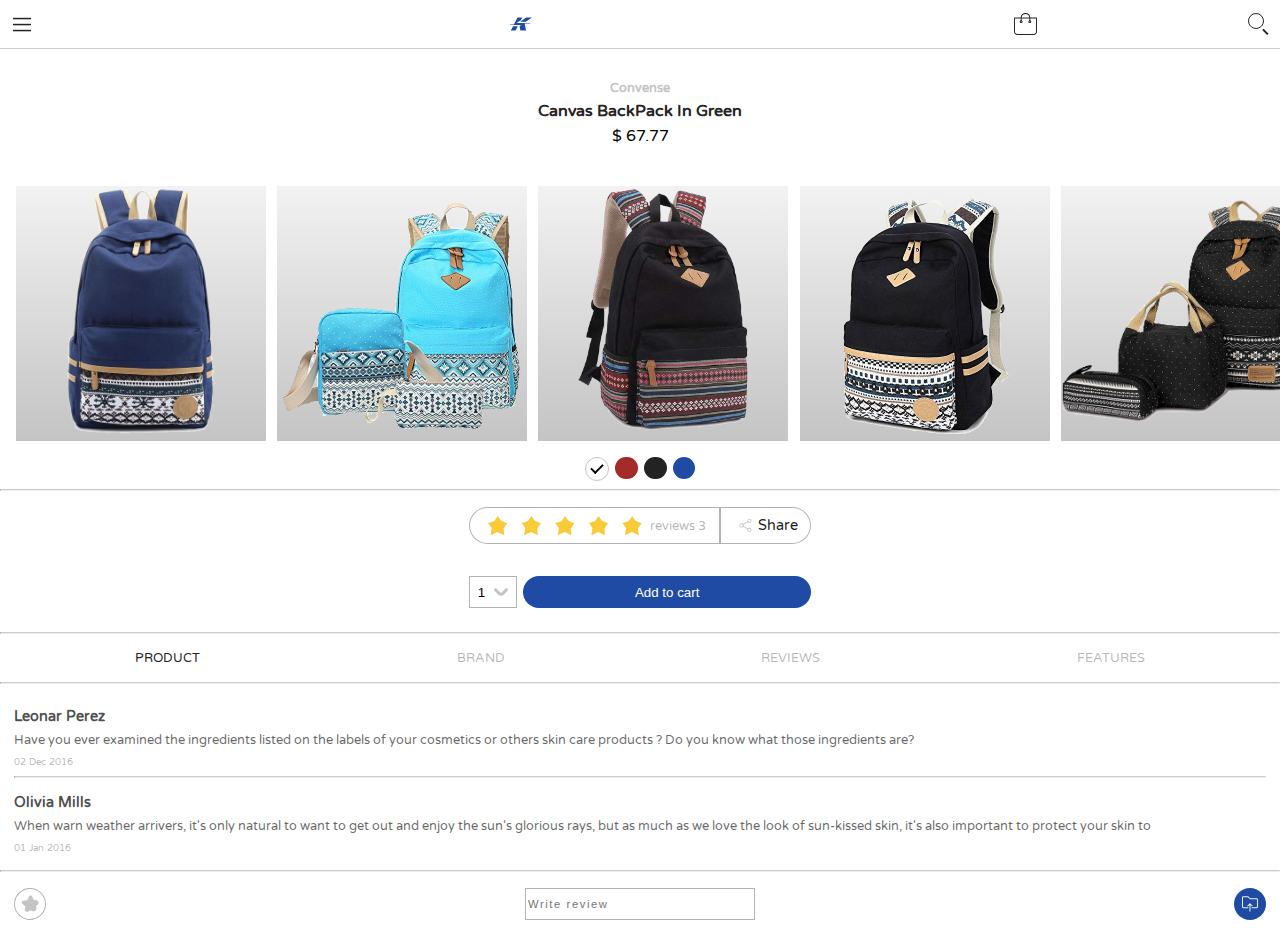
<file: product.html>
<!DOCTYPE html>
<html lang="en">
<head>
    <meta charset="UTF-8">
    <meta name="viewport" content="width=device-width, initial-scale=1.0">
    <meta http-equiv="X-UA-Compatible" content="ie=edge">
    <title>Store UI Ecommerce</title>
    <link rel="stylesheet" href="resource/styles/style.css">
    <link rel="stylesheet" href="resource/styles/product.css">
</head>
<body>
    <div class="container__feactured">           
        <div class="section__menu">            
            <div class="content--menu">
                <input  class="input--check none" type="checkbox" name="" id="menu--check">                                            
                <!-- Start Menu Icon -->                
                <label class="menu--mobil" for="menu--check"></label>                    
                <div class="menu--logo">
                    <img src="resource/icons/logo-marca-blue.svg" alt="" class="img icon--logo">
                </div>               
                <!-- End Menu Icon -->                                        
                <div class="menu--icons">                       
                    <img class="img icon--menu" src="resource/icons/buy-icon-black.svg" alt="">
                    <input type="checkbox" name="" class="search--check none" id="search-check">
                    <label for="search-check" class="icon--search"></label>
                    <input type="text" id="input-search"  class="input-search none">
                </div>
            </div>                        
            <div class="nav none" id="nav">
                <ul class="ul--nav">
                    <li class="li li-nav"><a class="a-nav" href="#">Inicion</a> </li>
                    <li class="li li-nav"><a class="a-nav" href="#">Tienda</a></li>
                    <li class="li li-nav"><a class="a-nav" href="#">Encuentranos</a></li>
                </ul>
            </div>                   
        </div>    
        <div class="section header-product">
            <div class="content-header-product">
                <h1 class="h1 h1-header-product">
                    Convense
                </h1>
                <h2 class="h2 h2-header-product">
                    Canvas BackPack In Green 
                </h2>
                <span class="span span-header-product">
                    67.77
                </span>
            </div>
        </div>
        <div class="section body-product">
            <div class="card-product">
                <div class="product-item">
                    <img src="resource/img/store/pack-product/product-model-01.png" alt="" class="img img-product-model">
                </div>
                <div class="product-item">
                    <img src="resource/img/store/pack-product/product-model-02.png" alt="" class="img img-product-model">
                </div>
                <div class="product-item">
                    <img src="resource/img/store/pack-product/product-model-03.png" alt="" class="img img-product-model">
                </div>
                <div class="product-item">
                    <img src="resource/img/store/pack-product/product-model-04.png" alt="" class="img img-product-model">
                </div>  
                <div class="product-item">
                    <img src="resource/img/store/pack-product/product-model-05.png" alt="" class="img img-product-model">
                </div>  
                <div class="product-item">
                    <img src="resource/img/store/pack-product/product-model-06.png" alt="" class="img img-product-model">
                </div>                  
            </div>
            <div class="section footer-product">
                <input checked type="radio" name="radio-color" id="color-one" class="radio">
                <label style="background-color: white;" color="white" for="color-one" class="radio-label"></label color="">
                
                <input type="radio" name="radio-color" id="color-two" class="radio">
                <label style="background-color: brown;" color="red" for="color-two" class="radio-label"></label style="background-color: red;">
                
                <input type="radio" name="radio-color" id="color-three" class="radio">
                <label style="background-color: #232323;" color="brown" for="color-three" class="radio-label"></label>
                
                <input type="radio" name="radio-color" id="color-four" class="radio">
                <label style="background-color: #1F4BA4;" color="blue" for="color-four" class="radio-label"></label>
            </div>
            <hr class="hr">
            <div class="section general-cart-product">
                <div class="general-stars">
                    <div class="content-stars">
                        <span class="span span-stars">
                            3 reviews
                        </span>                        
                        <input checked type="radio" class="radio radio-start" name="star-radio" id="star-5">
                        <label for="star-5" class="label label-star"></label>
                        
                        <input type="radio" class="radio radio-start" name="star-radio" id="star-4">
                        <label for="star-4" class="label label-star"></label>                        
                        
                        <input type="radio" class="radio radio-start" name="star-radio" id="star-3">
                        <label for="star-3" class="label label-star"></label>
                        
                        <input type="radio" class="radio radio-start" name="star-radio" id="star-2">
                        <label for="star-2" class="label label-star"></label>
                        
                        <input type="radio" class="radio radio-start" name="star-radio" id="star-1">   
                        <label for="star-1" class="label label-star"></label>                        
                     
                    </div>
                    <div class="hl">                        
                    </div>           
                    <div class="content-shared">
                        <!-- <span for="" class="span span-shared">Share</span> -->
                         <a class="link__shared" href=""><span for="" class="span span-shared">Share</span></a>
                    </div>                                    
                </div>                                                
                <div class="general-add-cart">                
                        <form class="form-addcart" action="">
                            <div class="add-cant">
                                <select class="select-addcart" name="" id="">
                                    <option value="1">1</option>
                                    <option value="2">2</option>
                                    <option value="3">3</option>
                                    <option value="4">4</option>
                                    <option value="5">5</option>
                                </select>
                                <input type="submit" value="Add to cart" class="button button-addcart">
                            </div>
                            
                        </form>
                </div>
                <hr class="hr">
                <div class="general-cart-nav">
                    <div class="content-cart-nav">
                        <input checked type="radio" name="cart-nav" class="radio radio-cart-nav" id="product">
                        <label class="label label-cart" for="product">PRODUCT</label class="label label-cart">

                        <input type="radio" name="cart-nav" class="radio radio-cart-nav" id="brand">
                        <label class="label label-cart" for="brand">BRAND</label>

                        <input type="radio" name="cart-nav" class="radio radio-cart-nav" id="reviews">
                        <label class="label label-cart" for="reviews">REVIEWS</label>

                        <input type="radio" name="cart-nav" class="radio radio-cart-nav" id="features">
                        <label class="label label-cart" for="features">FEATURES</label>
                    </div>
                </div>
                <hr class="hr">
                <div class="general-comments">
                    <div class="content-general-comments">
                        <div class="comments-header">
                            <h1 class="h1-comment-header">
                                Leonar Perez
                            </h1>
                            <span value="2" class="stars-comment-header">
                            </span>
                        </div>
                        <div class="comments-body">
                            <span class="span span-comments-body">
                                Have you ever examined the ingredients listed on the labels of your cosmetics or others
                                skin care products ? Do you know what those ingredients are?
                            </span>
                            <p class="p p-date-comments-body">
                                02 Dec 2016
                            </p>
                        </div>
                        <hr class="hr">
                        <div class="comments-header">
                            <h1 class="h1-comment-header">
                                Olivia Mills
                            </h1>
                            <span value="5" class="stars-comment-header">
                            </span>
                        </div>
                        <div class="comments-body">
                            <span class="span span-comments-body">
                                When warn weather arrivers, it's only natural to want to get out and enjoy the sun's
                                 glorious rays, but as much as we love the look of sun-kissed skin, it's also important to 
                                 protect your skin to
                            </span>
                            <p class="p p-date-comments-body">
                                01 Jan 2016
                            </p>
                        </div>
                        
                    </div>
                </div>
            <hr class="hr">
             <div class="section insert-comments-footer">
                 <div class="content-insert-comments">
                    <img src="resource/icons/star-solid.svg" class="img icon-star" alt="">
                    <input type="text" name="" class="input insert-comment" placeholder="Write review" id="">
                    <input type="submit" value="" class="button button-insert-comment" >
                 </div>                 
             </div>                   
            </div>
        </div>   
    </div>
    <script src="resource/scripts/script.js"></script>
    </body>
    </html>
</file>
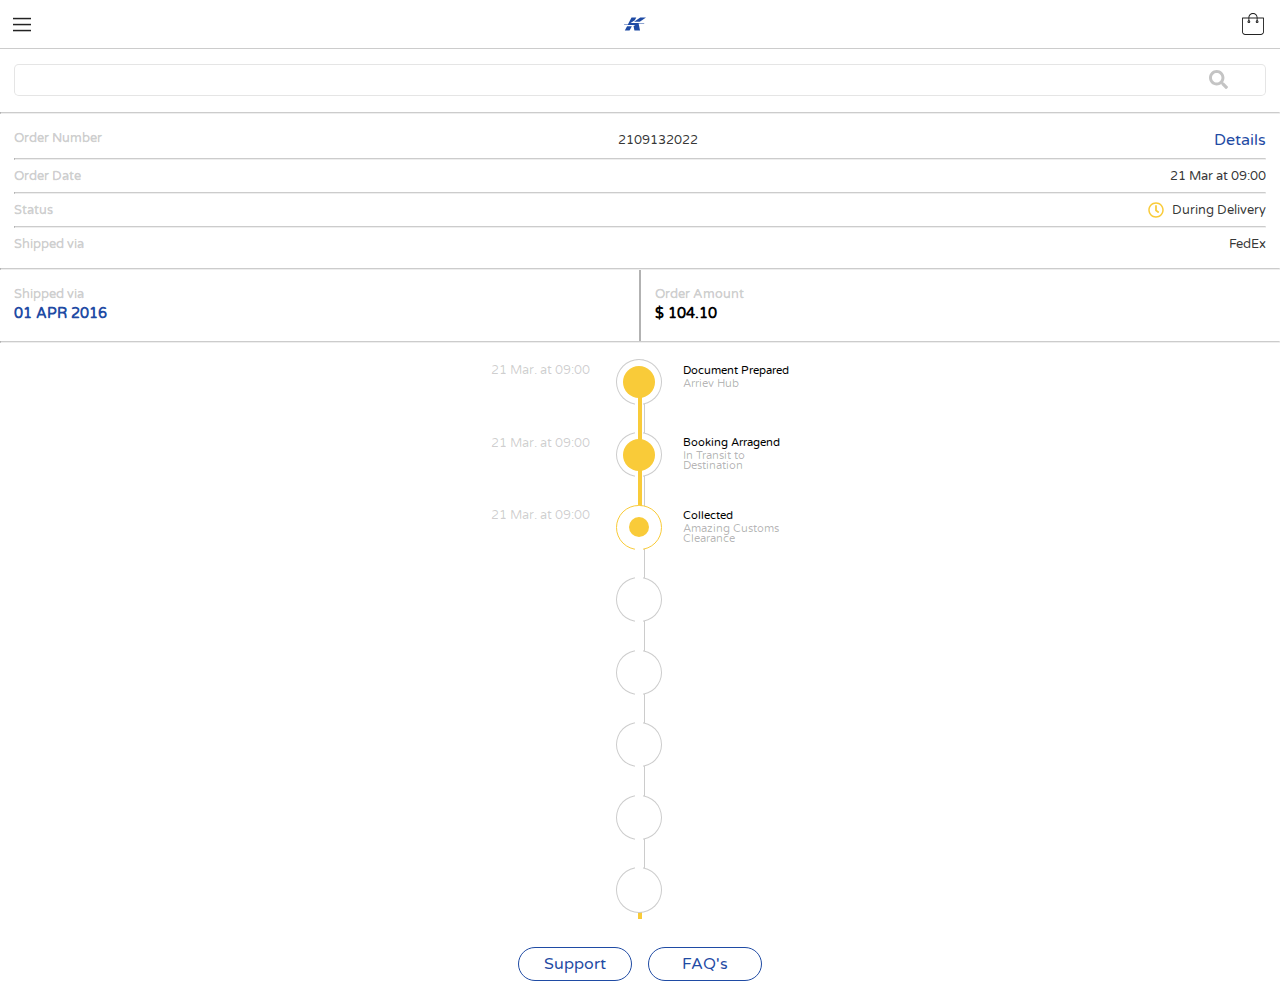
<file: trackorder.html>
<!DOCTYPE html>
<html lang="en">
<head>
    <meta charset="UTF-8">
    <meta name="viewport" content="width=device-width, initial-scale=1.0">
    <meta http-equiv="X-UA-Compatible" content="ie=edge">
    <link rel="stylesheet" href="resource/styles/style.css">
    <link rel="stylesheet" href="resource/styles/trackorder.css">
    <title>Track Order</title>    
</head>
<body>
    <div class="container__feactured">
        <div class="section__menu">            
            <div class="content--menu">
                <input  class="input--check none" type="checkbox" name="" id="menu--check">                                            
                <!-- Start Menu Icon -->                
                <label class="menu--mobil" for="menu--check"></label>                    
                <div class="menu--logo">
                    <img src="resource/icons/logo-marca-blue.svg" alt="" class="img icon--logo">
                </div>               
                <!-- End Menu Icon -->                                        
                <div class="menu--icons">                       
                    <img class="img icon--menu" src="resource/icons/buy-icon-black.svg" alt="">                                    
                    
                    
                </div>
            </div>                        
            <div class="nav none" id="nav">
                <ul class="ul--nav">
                    <li class="li li-nav"><a class="a-nav" href="#">Inicion</a> </li>
                    <li class="li li-nav"><a class="a-nav" href="#">Tienda</a></li>
                    <li class="li li-nav"><a class="a-nav" href="#">Encuentranos</a></li>
                </ul>
            </div>                   
        </div>   
        <div class="section header--search">
            <div class="content--search">
                <input type="text" name="" id="" class="input--trackorder">                                
            </div>
            <hr class="hr">
            <div class="section order-info">
                <div class="content-order">
                    <div class="data--order">
                        <h1 class="h1 h1-order">
                            Order Number
                        </h1>
                        <span class="span span--order">
                            2109132022
                        </span>
                        <a href="#" class="link">Details</a>
                    </div>
                    <hr class="hr">
                    <div class="data--order">
                        <h1 class="h1 h1-order">
                            Order Date
                        </h1>
                        <span class="span span--order">
                            21 Mar at 09:00
                        </span>                        
                    </div>
                    <hr class="hr">

                    <div class="data--order">
                        <h1 class="h1 h1-order">
                            Status
                        </h1>
                        <span class="span span--order">
                            <img src="resource/icons/clock.svg" alt="" class="icon-clock">
                            During Delivery
                        </span>                        
                    </div>
                    <hr class="hr">

                    <div class="data--order">
                        <h1 class="h1 h1-order">
                            Shipped via
                        </h1>
                        <span class="span span--order">
                            FedEx
                        </span>                        
                    </div>                    
                </div>
                <hr class="hr hr-footer">
                <div class="footer-order">                                    
                        <div class="date--footer">
                            <h1 class="h1 h1-order">
                                Shipped via
                            </h1>
                            <h2 class="h2 h2-date-footer">
                                01 APR 2016
                            </h2>
                        </div>
                    <div class="hl">                                            
                    </div>
                <div class="date--footer">
                        <h1 class="h1 h1-order">
                            Order Amount
                        </h1>
                        <h2 class="h2 h2-order-amount-footer">
                            104.10
                        </h2>
                </div>                
            </div>
            <hr class="hr hr-footer">
            <div class="section container-bar-loading">
                <div class="content-bar-loading">                    
                    <div class="bar-loading">                        
                        <div class="line-blocks"></div>
                        <div class="block check">
                            <div class="data-block">
                                <span class="span">
                                    21 Mar. at 09:00
                                </span>
                            </div>
                            <div class="info-block">
                                <span attr-data="Arriev Hub" class="span block-info">Document Prepared</span>
                            </div>
                        </div>
                        <div class="block check">   
                            <div class="data-block">
                                <span class="span">
                                    21 Mar. at 09:00
                                </span>
                            </div>
                            <div class="info-block">
                                <span attr-data="In Transit to Destination" class="span block-info">Booking Arragend</span>
                            </div>                         
                        </div>
                        <div class="block check active"> 
                            <div class="data-block">
                                <span class="span">
                                    21 Mar. at 09:00
                                </span>
                            </div>
                            <div class="info-block">
                                <span attr-data="Amazing Customs Clearance" class="span block-info">Collected</span attr-data="data">
                            </div>                           
                        </div>
                        <div class="block  ">
                            <!-- <div class="data-block">
                                <span class="span">
                                    21 Mar. at 09:00
                                </span>
                            </div>
                            <div class="info-block">
                                <span attr-data="data" class="span block-info">Documentation prepared</span>
                            </div>   -->                          
                        </div>
                        <div class="block  ">
                           <!--  <div class="data-block">
                                <span class="span">
                                    21 Mar. at 09:00
                                </span>
                            </div>
                            <div class="info-block">
                                <span attr-data="data" class="span block-info">Documentation prepared</span>
                            </div>         -->                    
                        </div>
                        <div class="block  ">
                           <!--  <div class="data-block">
                                <span class="span">
                                    21 Mar. at 09:00
                                </span>
                            </div>
                            <div class="info-block">
                                <span attr-data="data" class="span block-info">Documentation prepared</span>
                            </div>          -->                   
                        </div>
                        <div class="block ">  
                          <!--   <div class="data-block">
                                <span class="span">
                                    21 Mar. at 09:00
                                </span>
                            </div>
                            <div class="info-block">
                                <span attr-data="data" class="span block-info">Documentation prepared</span>
                            </div>               -->            
                        </div>
                        <div class="block "> 
                           <!--  <div class="data-block">
                                <span class="span">
                                    21 Mar. at 09:00
                                </span>
                            </div>
                            <div class="info-block">
                                <span attr-data="data" class="span block-info">Documentation prepared</span>
                            </div>                           
                        </div>               -->          
                    </div>                                        
                </div>        
                <div class="group-buttons">
                    <a href="#" class=" link button button-order">Support</a>
                    <a href="#" class=" link button button-order">FAQ's</a>
                </div>        
            </div>                        
        </div>
        
    </div>
    <script src="resource/scripts/script.js"></script>
</body>
</html>
</file>
<file: resource/styles/style.css>
:root{
    /* Relative icon size */
    --height-icon-menu: .050rem;
    --width-icon-menu:.75rem;
    --height-spacing--icon-menu:.25rem;        
    /* Light gray */
    --color-blue-primary:#1F4BA4;
    --color-gray-light :#F2F2F2;
    --color-back-dark:#232323;
    --color-dark-gray:#C4C4C4;
    --color-light-black:#595959;
/* ~ */

    --color-yellow-intense:#F9CB39;
    --color-red-intense:#ED4035;
}
@font-face{
    font-family: 'valera';
    src: url(../fonts/VarelaRound-Regular.ttf);
    font-display: block;
}
.hr{
    width: auto;    
    border-top:.02rem solid rgba(0, 0, 0, .2);    
}
.hl{
    width: 0.1rem;
    height: auto;
    position: relative;    
    background-color: rgba(0, 0, 0, .3);
}
body{
    margin: 0;
    padding: 0;
    font-family:'valera' ,Verdana, Geneva, Tahoma, sans-serif;
    width: auto;
    height: auto;    
    /* height: 100vh; */
}
.ul{
    list-style: none;
}
a,h1,h2,span,p,li,ul{
    margin: 0;
    padding: 0;    
}

.img{    
    box-sizing: border-box;
    object-fit: cover;        
    height: 100%;
}
.container__feactured{    
    width: calc(100vw - (100vw - 100%));    
    /* height: 100vh; */
}
.section__menu{
    background-color: rgba(0, 0, 0, .3);
    z-index: 10;
    height: 3rem;
    position: fixed;    
    width: 100%;    
}
.nav{    
    display: flex;
    position: absolute;
    width: 100%;
    flex-direction: column;            
    background-color: rgba(0, 0, 0, .24);
}
.ul--nav{
    display: flex;
    flex-direction: column;
    list-style: none;            
}
.li-nav{
    width: auto;    
    margin:1rem auto;
    
}
.a-nav{
  text-decoration: none;
  color: var(--color-gray-light);
}
/* Animate css */
/* Start Menu-mobil */
@keyframes mobil-start{
    0%{                     
        background: radial-gradient(circle, transparent 45%, var(--color-gray-light) 55%);      
    }
    50%{                
        background: radial-gradient(circle, transparent 35%, var(--color-gray-light) 65%);      
    }
    70%{                
        background: radial-gradient(circle, transparent 45%, var(--color-gray-light) 75%);      
    }
    90%{                
        background: radial-gradient(circle, transparent 5%, var(--color-gray-light) 95%);      
    }
    100%{                
        background-color: transparent;
    }
}
@keyframes mobil-before-start{
    0%{
        top: calc(var(--height-spacing--icon-menu) * -1);    
    }
    30%{
        top: calc(var(--height-spacing--icon-menu) * -.8);    
        transform: rotate(5deg) ;
    }
    50%{
        top: calc(var(--height-spacing--icon-menu) * -.5);    
        transform: rotate(15deg) ;
    }
    60%{
        top: calc(var(--height-spacing--icon-menu) * -.4);    
        transform: rotate(25deg) ;
    }
    70%{
        top: calc(var(--height-spacing--icon-menu) * -.3);    
        transform: rotate(35deg) ;
    }
    100%{                
        top: calc(var(--height-spacing--icon-menu) * -.04);    
        transform: rotate(45deg) ;
    }
}
@keyframes mobil-after-start{
    0%{
        top: calc(var(--height-spacing--icon-menu) * 1);    
    }
    30%{        
        top: calc(var(--height-spacing--icon-menu) * .8);    
        transform: rotate(-5deg) ;
    }
    50%{
        top: calc(var(--height-spacing--icon-menu) * .5);    
        transform: rotate(-15deg) ;
    }
    60%{
        top: calc(var(--height-spacing--icon-menu) * .4);    
        transform: rotate(-25deg) ;
    }
    70%{
        top: calc(var(--height-spacing--icon-menu) * .3);    
        transform: rotate(-35deg) ;
    }
    100%{        
        top: calc(var(--height-spacing--icon-menu) * -.2);    
        transform: rotate(-45deg) ;
    }
}
/* End Menu-mobil */
@keyframes mobil-before-end{
    0%{
        top: calc(var(--height-spacing--icon-menu) * -1);    
    }
    30%{
        top: calc(var(--height-spacing--icon-menu) * -.8);    
        transform: rotate(5deg) ;
    }
    50%{
        top: calc(var(--height-spacing--icon-menu) * -.5);    
        transform: rotate(15deg) ;
    }
    60%{
        top: calc(var(--height-spacing--icon-menu) * -.4);    
        transform: rotate(25deg) ;
    }
    70%{
        top: calc(var(--height-spacing--icon-menu) * -.3);    
        transform: rotate(35deg) ;
    }
    100%{        
        top: calc(var(--height-spacing--icon-menu) * -.04);    
        transform: rotate(45deg) ;
    }
}
@keyframes mobil-after-end{
    0%{
        top: calc(var(--height-spacing--icon-menu) * 1);    
    }
    30%{        
        top: calc(var(--height-spacing--icon-menu) * .8);    
        transform: rotate(-5deg) ;
    }
    50%{
        top: calc(var(--height-spacing--icon-menu) * .5);    
        transform: rotate(-15deg) ;
    }
    60%{
        top: calc(var(--height-spacing--icon-menu) * .4);    
        transform: rotate(-25deg) ;
    }
    70%{
        top: calc(var(--height-spacing--icon-menu) * .3);    
        transform: rotate(-35deg) ;
    }
    100%{        
        top: calc(var(--height-spacing--icon-menu) * -.2);    
        transform: rotate(-45deg) ;
    }
}
@keyframes mobil-end{
    0%{                     
        background: radial-gradient(circle, transparent 45%, var(--color-gray-light) 55%);      
    }
    50%{        
        
        background: radial-gradient(circle, transparent 35%, var(--color-gray-light) 65%);      
    }
    70%{                
        background: radial-gradient(circle, transparent 45%, var(--color-gray-light) 75%);      
    }
    90%{        
        background: radial-gradient(circle, transparent 5%, var(--color-gray-light) 95%);               
    }
    100%{                
        background-color: transparent;
    }
}
/* Menu icon */
.none{
    display: none;
}
/* Start Menu-mobil checked */
.input--check:checked + .menu--mobil::before{        
    animation: mobil-before-start .3s forwards;        
}
.input--check:checked + .menu--mobil::after{
    animation: mobil-after-start .3s forwards;              
}
.input--check:checked + .menu--mobil{    
    /*background-color: blue;*/
    transform: scale(1.5);          
    animation: mobil-start .4s forwards;        
}
/* End Menu-mobil checked */
.input--check:not(:checked) + .menu--mobil::before{      
    animation: mobil-before-end .3s reverse; 
}
.input--check:not(:checked) + .menu--mobil::after{      
    animation: mobil-after-end .3s reverse; 
}
.input--check:not(:checked) + .menu--mobil{    
    /*background-color: blue;*/
    transform: scale(1.5);          
    animation: mobil-end .4s reverse;        
}
/* End Menu-mobil */
/* Start Search icon */
.search--check:checked ~ .input-search{
    display: block;
}
.menu--mobil{
    background: var(--color-gray-light);
    height: var(--height-icon-menu);
    margin: auto 0;    
    width: var(--width-icon-menu);    
}
.menu--mobil::before{        
    background-color:var(--color-gray-light);
    content: "";
    display: flex;
    height: var(--height-icon-menu);
    position: relative;        
    top: calc(var(--height-spacing--icon-menu) * -1);    
    width: var(--width-icon-menu);    
}
.menu--mobil::after{
    background-color:var(--color-gray-light);
    content: "";
    display: block;
    height: var(--height-icon-menu);
    position: relative;        
    top: calc(var(--height-spacing--icon-menu) - var(--height-icon-menu));
    width: var(--width-icon-menu);        
}
/* Nav */
.content--menu{
    display: flex;    
    position: relative;
    height: 1.4rem;    
    margin:.8rem 1rem;    
    width: auto;
    justify-content: space-between;
}
.menu--icons{
    display: flex;    
    height: auto;
    width: 20%;
    justify-content: space-between;
}
/* Icon search */
.icon--search{    
    height: .88rem;    
    width: .88rem;    
    border: .115rem solid var(--color-gray-light);
    border-radius: 50%;
}
.icon--search::after{
    display: block;
    content: "";    
    position: relative;
    top: 1.1rem;
    left: .8rem;
    height: .1rem;
    width: .45rem;
    background-color: var(--color-gray-light);
    transform: rotate(45deg);
}
.input-search{
    position: absolute;
    outline: none;
    color: var(--color-gray-light);
    font-weight: 600;
    letter-spacing: .1rem;
    right: 10%;
    border: none;
    height: 1.3rem;
    width: 70%;
    background-color: rgba(242, 242, 242, .2);
}
.section__content{
    display: flex;          
}
.content--body{
    display: flex;    
    position: absolute;
    height: 100%;    
}
.content--foot{
    display: flex;
    flex-direction: column;
    row-gap: .9rem;
    text-align: center;
    position: absolute;          
    bottom: 0;
    margin: 3rem;
}
.items--points{
    display: flex;
    margin-left: 3rem;
    margin-right: 3rem;
    margin-bottom: 3rem ;
}
.item--primary-card{
    object-fit: cover;
    height: 100%;
    width: 100%;
}
.h1.foot{
    color: var(--color-gray-light);
    font-weight: 700;
}
.span.foot.title{
    font-weight: 600;
    line-height: 2rem;    
    letter-spacing: -.04rem;
    color: var(--color-gray-light);
}
.span.foot{
    font-weight: 400;
    color: rgba(242, 242, 242, .5);
}
.a{
    text-decoration: none;    
    color: var(--color-gray-light);
}
.button{
    display: block;     
    border: none;   
    width: 13rem;
    height: 2rem;
    line-height: 2rem;
    border-radius: 30px;
    margin: auto;
    background-color: var(--color-blue-primary);
}
.foot--slider{
    display: flex;
    width: 100%;
    gap: .6rem;
    justify-content: center;
    position: absolute;
    bottom: .8rem;
}    
.radio--item:checked{
    transform: scale(1.5);
}
.radio--item{       
    box-sizing: border-box; 
    background-color: rgba(242, 242, 242, .5);
    border-radius: 50%;    
    width: .6rem;
    height: .6rem;    
}
.radio--slider:checked + .radio--item{
    transform: scale(1.5);
}
.radio--slider, .section__content{
    display: none;
}
.section__content.active{
    display: flex;
}
.items-card{
    display: contents;
}

/*Pag Store */
</file>
<file: resource/styles/product.css>
.section{
    width: 100%;
    height: auto;
}
.section__menu{
    background-color: white;
    border-bottom: .02rem solid rgba(0, 0, 0, .2);
}
.icon--search{
    border: .123rem solid var(--color-back-dark);
}
.icon--search::after{
    background-color: var(--color-back-dark);
}
.input-search{
    color: var(--color-back-dark);
    background-color: rgba(0, 0, 0, .2);
}
.icon--menu{
    
}
.menu--mobil, .menu--mobil::after, .menu--mobil::before {
 background-color: var(--color-back-dark);   
}
.header-product{
    display: flex;
    flex-direction: column;
    padding-top: 3rem;
    text-align: center;
    row-gap: .4rem;
}
.content-header-product{
    margin: 2rem auto;
    display: flex;
    flex-direction: column;
    row-gap: .3rem;
}
.img-product-model{   
    object-fit: contain;
    height: 250px;
    width: 250px;    
}
.h1-header-product{        
    color: var(--color-dark-gray); 
    font-size: .8em;   
}
.h2-header-product{
    color: var(--color-back-dark);
    font-size: 1em;   
}
.span-header-product::before{
    content: "$";
}
.body-product{    
    width: 100%;        
}
.card-product{        
    display: flex;
    width: 100%;        
    overflow-x: scroll;
    gap: .7rem;        
}
.product-item{
    margin: .5rem 0;
    background: linear-gradient(to top, var(--color-dark-gray) 0%, var(--color-gray-light) 100%);    
}
.product-item:first-of-type{
    margin-left: 1rem;
}
.product-item:last-of-type{
    padding-right: .7rem;
}
.radio{
    display: none;
}
.footer-product{
    margin: .5rem auto;
    display: flex;
    gap: .4rem;
    justify-content: center;
}
.radio-label{
    display: block;
    width: 1.4rem;
    height: 1.4rem;
    border-radius: 50%;    
}
.radio-label[color~="white"]{
    border: .01rem solid var(--color-dark-gray);
}

.radio-label{
    /* background-color: att(); */
    background-color: attr(color);
}
.radio:checked + .radio-label::after{
    display: block;
    content: "";
    position: relative;
    top: 28%;
    transform: rotate(-45deg);
    margin: auto;
    height: .3rem;
    width: .6rem;
    border-bottom: .13rem solid white;
    border-left: .13rem solid white;
}
.radio:checked +.radio-label[color~="white"]::after{
    border-bottom: .15rem solid black;
    border-left: .15rem solid black;
}


.general-stars{
    display: flex;
    /* border: .123rem solid rgba(0, 0, 0, .3);
    border-radius:10rem; */
    margin: 1rem .9rem;
    width: auto;
    justify-content: center;
    overflow: hidden;
}
.content-stars{
    display: flex;    
    gap: .2rem;
    align-items: center;
    border: .12rem solid rgba(0, 0, 0, .3);
    border-top-left-radius:10rem;
    border-bottom-left-radius: 10rem;
    border-right: none;
    padding: .5rem .8rem;
    width: 14rem;
}
.content-stars:not(.span-stars){
    direction: rtl;
}


.content-shared{
    display: inline-flex;
    gap: .9rem;
    border: .12rem solid rgba(0, 0, 0, .3);
    border-left: none;
    border-top-right-radius:10rem;
    border-bottom-right-radius: 10rem;
    padding: .5rem .8rem;
}

.label-star{
    display: block;
    width: 1.2rem;
    margin: auto;
    height: 1.2rem;
    background-color: rgba(0, 0, 0, .3);
    /* clip-path: polygon(50% 0%, 67% 25%, 98% 35%, 76% 59%, 79% 91%, 49% 80%, 21% 91%, 26% 59%, 2% 35%, 34% 25%); */
    clip-path: polygon(51% 0, 68% 25%, 100% 38%, 81% 65%, 85% 100%, 49% 84%, 13% 100%, 19% 62%, 0 37%, 32% 28%);
}
.span-stars{    

    color: rgba(0, 0, 0, .3);
    font-size:.8em;
}
.span-shared{
    display: inline-flex;
    align-items: center;
    color: rgba(0, 0, 0, .9);
    font-size: .9em;    
}
.span-shared::before{
    display: inline-block;    
    content: "";
    padding-right: .5rem;
    height: .8rem;
    width: 1rem;
    margin:.1rem auto;
    background-image: url(../icons/shared.svg);
    background-size: contain;
    background-position: bottom;
    background-repeat: no-repeat;    
}
.link__shared{
    text-decoration: none;
    display: flex;
    align-items: center;
}
.radio-start:checked ~ .label-star{
    background-color: var(--color-yellow-intense);
}
.general-add-cart{       
    display: flex;    
}
.form-addcart{
width: 100%;
}
.add-cant{
    width: auto;
    display: flex;    
    margin: 1rem .9rem;
    gap: .4rem;
    justify-content: center;
}
.button-addcart{
    color: white;    
    margin: initial;
    width: 18rem;
}
.select-addcart{
    -o-appearance: none;
    -ms-appearance: none;
    -webkit-appearance: none;
    -moz-appearance: none;
    appearance: none;
    text-align-last: left;
    padding-left: .5rem;
    display: block;    
    outline: none;
    min-width: 3rem;
    border: .123rem solid rgba(0, 0, 0, .3);    
    background-color: transparent;
    background-image: url(../icons/arrow-bottom.svg);
    background-repeat: no-repeat;
    background-size: .9rem .9rem;    
    background-position-y: center;
    background-position-x: 1.5rem;
}
.general-cart-nav{
    width: 100%;
}
.content-cart-nav{
    display: flex;
    gap: 1rem;
    margin: 1rem .9rem;
    justify-content: space-around;
}
.link{
    text-decoration: none;
}
.li-cart-nav{    
    color: rgba(0, 0, 0, .3);
    list-style: none;
}
.label-cart{
    color: rgba(0, 0, 0, .3);
    font-size: .8em;
    letter-spacing: .001rem;
}
.radio-cart-nav:checked + .label-cart{
    color: var(--color-back-dark);
}

.comments-header{
    display: flex;
}
.stars-comment-header{
    
}
.stars-comment-header[value~="1"]::before{    
    display:flex;       
    /* background-image: url('../icons/star-solid-active.svg'), url("../icons/star-solid.svg");     */
    content: url("../icons/star-solid-active.svg") url("../icons/star-solid.svg") url("../icons/star-solid.svg") url("../icons/star-solid.svg") url("../icons/star-solid.svg");        
    align-items: flex-end;
    width: 1rem;
    height: 1rem;
    transform: rotate(-90deg);
}
.stars-comment-header[value~="2"]::before{    
    display:flex;    
    /* background-image: url('../icons/star-solid-active.svg'), url("../icons/star-solid.svg");     */
    content: url("../icons/star-solid-active.svg") url("../icons/star-solid-active.svg") url("../icons/star-solid.svg") url("../icons/star-solid.svg") url("../icons/star-solid.svg");            
    align-items: flex-end;
    width: 1rem;
    height: 1rem;
    transform: rotate(-90deg);
}
.stars-comment-header[value~="3"]::before{    
    display:flex;    
    /* background-image: url('../icons/star-solid-active.svg'), url("../icons/star-solid.svg");     */
    content: url("../icons/star-solid-active.svg") url("../icons/star-solid-active.svg") url("../icons/star-solid-active.svg") url("../icons/star-solid.svg") url("../icons/star-solid.svg");    
    align-items: flex-end;
    width: 1rem;
    height: 1rem;
    transform: rotate(-90deg);
}
.stars-comment-header[value~="4"]::before{    
    display:flex;    
    /* background-image: url('../icons/star-solid-active.svg'), url("../icons/star-solid.svg");     */
    content: url("../icons/star-solid-active.svg") url("../icons/star-solid-active.svg") url("../icons/star-solid-active.svg") url("../icons/star-solid-active.svg") url("../icons/star-solid.svg");    
    align-items: flex-end;
    width: 1rem;
    height: 1rem;
    transform: rotate(-90deg);
}
.stars-comment-header[value~="5"]::before{    
    display:flex;    
    /* background-image: url('../icons/star-solid-active.svg'), url("../icons/star-solid.svg");     */
    content: url("../icons/star-solid-active.svg") url("../icons/star-solid-active.svg") url("../icons/star-solid-active.svg") url("../icons/star-solid-active.svg") url("../icons/star-solid-active.svg");
    align-items: flex-end;
    width: 1rem;
    height: 1rem;
    transform: rotate(-90deg);
}
.general-comments{
    width: 100%;
}
.content-general-comments{    
    margin: 1rem .9rem;
}
.comments-header{
    display: flex;
    align-items: center;
    justify-content: space-between;
    height: 2rem;
}
.h1-comment-header{
    font-size: .9rem;    
    color: rgba(0, 0, 0, .7);
}
.comments-body{
    display: flex;
    flex-direction: column;
    row-gap: .5rem;
}
.span-comments-body{
    font-size: .8rem;
    color: rgba(0, 0, 0, .6);
}
.p-date-comments-body{
    font-size: .6rem;
    color: rgba(0, 0, 0, .3);
}
.insert-comments-footer{  
    width: 100%;    
}
.insert-star{
    width: 1.8rem;
    height:1.8rem;        
    border: .1rem solid blue;   
    background-image: url(../icons/star-solid.svg);    
    background-repeat: no-repeat;
/* transform: rotate(125deg); */
    background-position: center;
   
}
.content-insert-comments{
    display: flex;    
    margin: 1rem .9rem;    
    justify-content: space-between;
    gap: .5rem;
}
.button-insert-comment{    
        margin: 0;
        background-image: url(../icons/subir.svg);
        background-repeat: no-repeat;
        background-position: center;
        background-size: 1rem;
        height: 2rem;
        width: 2rem;
}
.icon-star{
    height: 2rem;
    width: 2rem;
    padding: .4rem;
    border: .1rem solid rgba(0, 0, 0, .3);
    border-radius: 100%;
    transform: rotate(52deg);
}
.insert-comment{
    outline: none;
    border: .123rem solid rgba(0, 0, 0, .3);
    font-size: .7rem;
    width: 14rem;
    letter-spacing: .1rem;
}
</file>
<file: resource/styles/trackorder.css>
.section{
    width: 100%;
    height: auto;
}
.section__menu{
    background-color: white;
    border-bottom: .02rem solid rgba(0, 0, 0, .2);
}
.icon--search{
    border: .123rem solid var(--color-back-dark);
}
.icon--search::after{
    background-color: var(--color-back-dark);
}
.input-search{
    color: var(--color-back-dark);
    background-color: rgba(0, 0, 0, .2);
}
.icon--menu{
    
}
.menu--mobil, .menu--mobil::after, .menu--mobil::before {
 background-color: var(--color-back-dark);   
}
.menu--icons{
    width:unset;
}

/* Header section */
.header--search{
    padding-top: 3rem;
    width: 100%;
}
.content--search{
    margin: 1rem .9rem;    
}
.input--trackorder{
    outline: none;
    width: 100%;
    height: 2rem;
    box-sizing: border-box;
    border-radius: .3rem;
    border: .1rem solid rgba(0, 0, 0, .1); 
    background-image: url(../icons/search-solid.svg);   
    background-repeat: no-repeat;
    background-position: center;
    background-size: 1.2rem;
    background-position-x: 97%;    
    color: rgba(0, 0, 0, .8);
    letter-spacing: .1rem;
}

.input--trackorder:focus{
    border: .19rem solid rgba(0, 0, 0, .1);
}
.section{
    width: 100%;
}
.content-order{
    margin: 1rem .9rem;
}

.data--order{
    display: flex;
    justify-content: space-between;
    
}
.h1-order{
    font-size: .8rem;
    color: rgba(0, 0, 0, .2);
}
.span--order{
    display: flex;
    align-items: center;
    font-size: .8rem;
    color: rgba(0, 0, 0, .8);
}
.link{
    text-decoration: none;
    color: var(--color-blue-primary);
}
.icon-clock{    
    margin: 0 .5rem;
    height: 1rem;
}
.footer-order{
    display: flex;            
}
.hr-footer{
    margin: 0;
}
.h2-date-footer, .h2-order-amount-footer{
    margin: .2rem auto;
    font-size: .9rem;
}
.h2-date-footer{
    color: var(--color-blue-primary);
}
.h2-order-amount-footer::before{
    content: "$";
}
.date--footer{
    margin: 1rem .9rem;
    width: 49%;
}
/* Bar vertical loading  */
.container-bar-loading{
    width: 100%;
}
.content-bar-loading{
    display: flex;    
    flex-direction: column;
    align-items: center;
    margin: 1rem .9rem;
    height: auto;    
}

:root{
    /*blocks loading   */
    /* Enable */
    --height-block: 2.5rem;
    --widht-block:2.5rem;
    --bor-block: .123rem;
    /*BAR LOADING  */
    /* Number blocks */
    --blocks--loading: 7;
    /* Enable */
    --height--bar: calc((var(--blocks--loading) * 4.1rem) + var(--height-block) );
    /* Not enable */
    --widht--bar:.5rem;
}

.bar-loading{    
   /*  display: flex;                */
    /* flex-direction: column; */
    height: calc(var(--height--bar) + var(--height-block) ) ;    
    width: var(--widht--bar);
    border-left: .123rem solid rgba(0, 0, 0, .2);
    border-right: .123rem solid rgba(0, 0, 0, .2);
    border-radius: calc(var(--widht--bar) * 0.5);    
/*     justify-content: space-between;                 */
}
.block{    
    position: relative;    
    /* z-index: 0; */
    width:var(--widht-block);
    height:var(--height-block);
    border: var(--border-block) solid rgba(0, 0, 0, .2);
    margin-bottom: calc( (var(--height--bar) / var(--blocks--loading)) - var(--height-block) - calc(var(--bor-block)*2));        
    left: calc( calc(var(--widht-block)/2) * -.98 ) ;
    border-radius: 100%;
    background-color: white;
    border: var(--bor-block) solid rgba(0, 0, 0, .2);            
    padding: .1rem;
}
.block.check::before{
    display: block;
    z-index: 1;
    content: "";
    position: absolute;    
    width: var(--widht-block);
    height: var(--height-block);        
    transform: scale(.8);
    border-radius: 100%;
    /* margin-left: calc( var(--widht-block) * .0085) ; */
    margin: auto;
    background-color: var(--color-yellow-intense);    
}

.block::after{
    display: flex;    
    z-index: 1;
    position: relative;
    content: "";
    background-color: white;
    height: calc(var(--height-block));    
    top: calc(var(--height-block) * 1);      
    /* top: calc(var(--height-block) * 1);     */
    margin: auto;    
    width:  calc(var(--widht--bar) * 1.06);    
}
.block.check:nth-of-type(n)::after{        
    top: calc(var(--height-block) * 1);      
    background-color: white;    
}
.block:nth-of-type(2)::after{
    background-color: transparent;
}
.block.check.active{
    z-index: 2; 
    border: var(--bor-block) solid var(--color-yellow-intense);
}
.block.check.active::before{        
    transform: scale(.5);
}
.block.check.active  ~ .block{
    z-index: 2;
    background-color: white;    
}
.block.check.active ~ .block::after{
    z-index: -1;
    background-color: white;
    top: calc(var(--height-block)  * -.9)  ;
}
.block.check.active + .block::after{    
    background-color: white;
    top: calc(var(--height-block)  * -.788)  ;
}
.block.block.check.active::after{    
    background-color: transparent;
}
.line-blocks{
    position: absolute;    
    z-index: 2;
    height: calc(var(--height--bar) + var(--height-block)) ;    
    width: calc(var(--widht--bar) * .4) ;
    background-color: var(--color-yellow-intense);    
    margin-top: calc(var(--height-block)/ 2);
    margin-left: calc(var(--widht--bar) * .3) ;
}
.data-block{
    position: absolute;    
    width: 7rem;    
    margin-left: -8rem;
    font-size: .8rem;
    color:rgba(0, 0, 0, .2);
}
.info-block{
    position: absolute;    
    width: 7rem;    
    margin-top: -.2rem;
    margin-left: 4rem;
}
.block-info{
    font-size: .7rem;
    line-height: .6rem;
    
}
.block-info::after{
    display: block;
    content: attr(attr-data);
    color:rgba(0, 0, 0, .3);
}
.group-buttons{
    margin-top: 3rem;
    display: flex;
    gap: 1rem;
}
.button-order{
    width: 7rem;
    background-color: white;
    border: .123rem solid var(--color-blue-primary);
    text-align: center;
}
</file>
